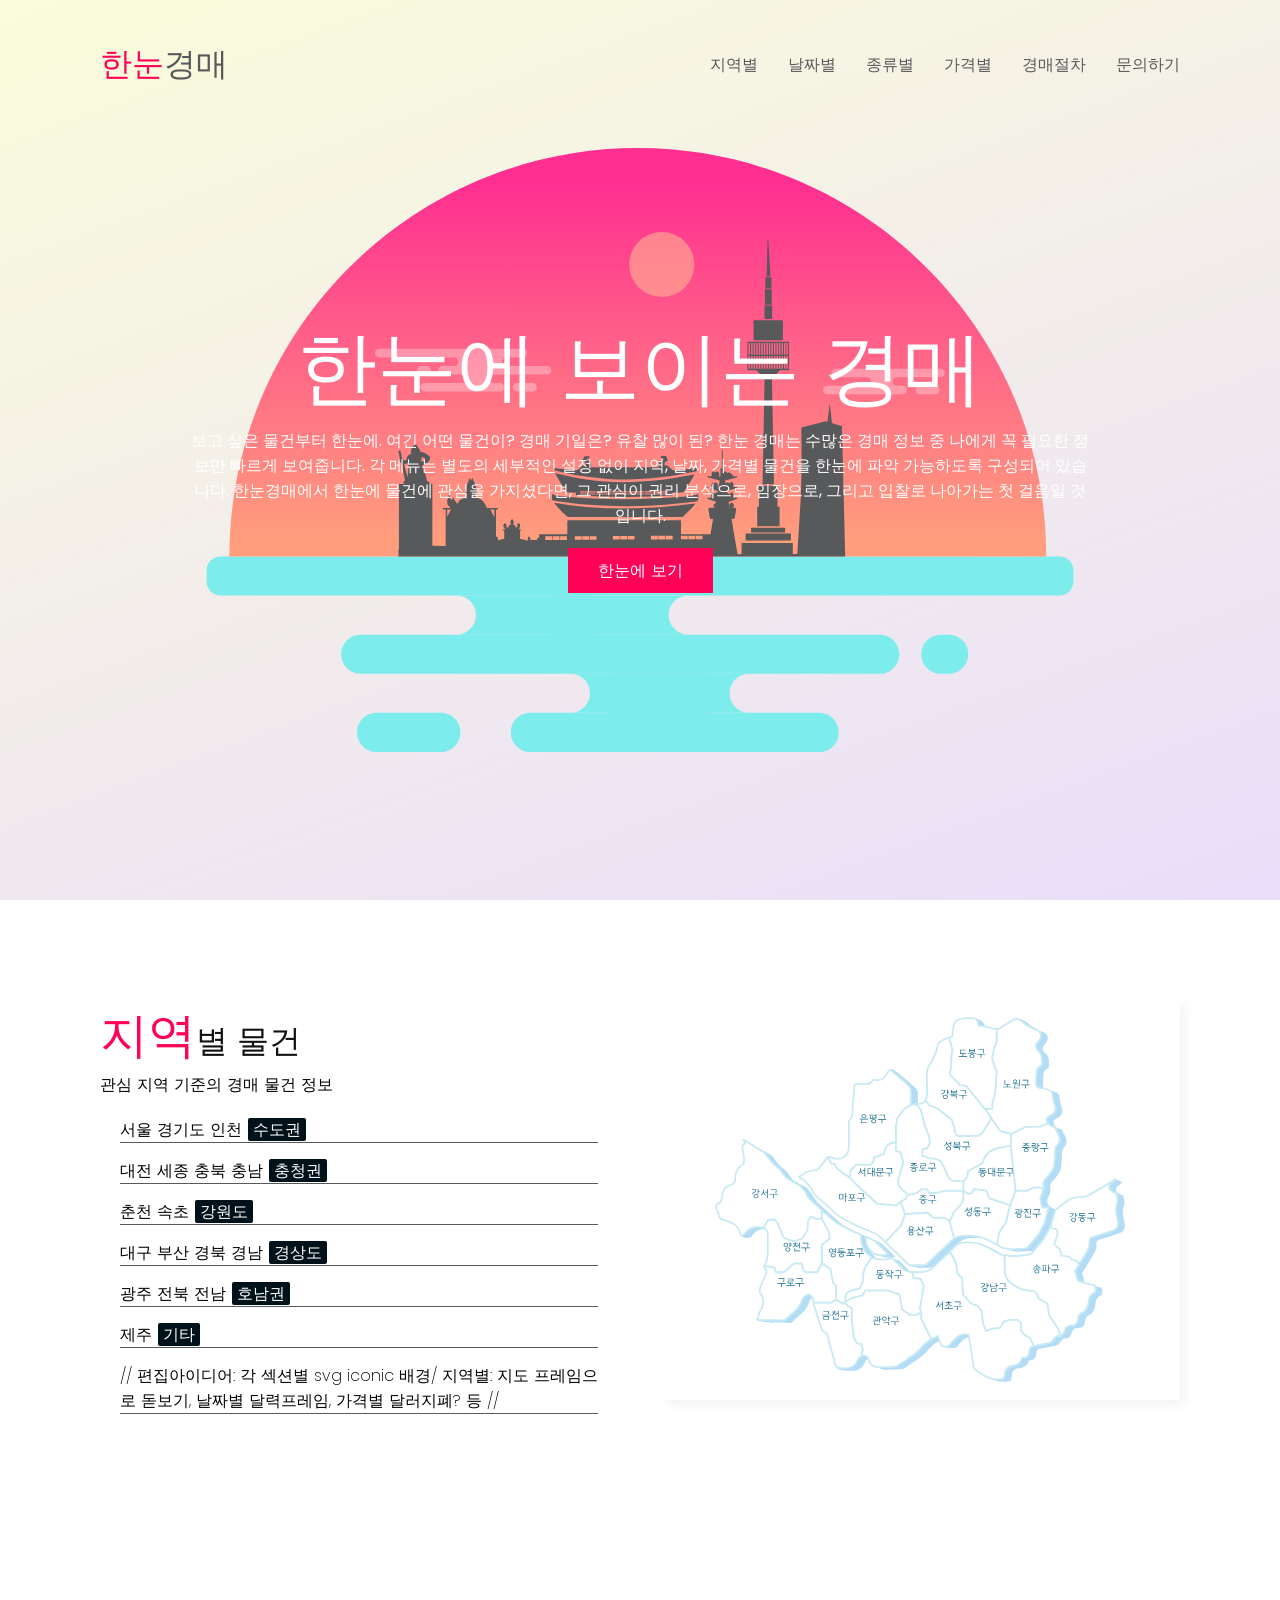
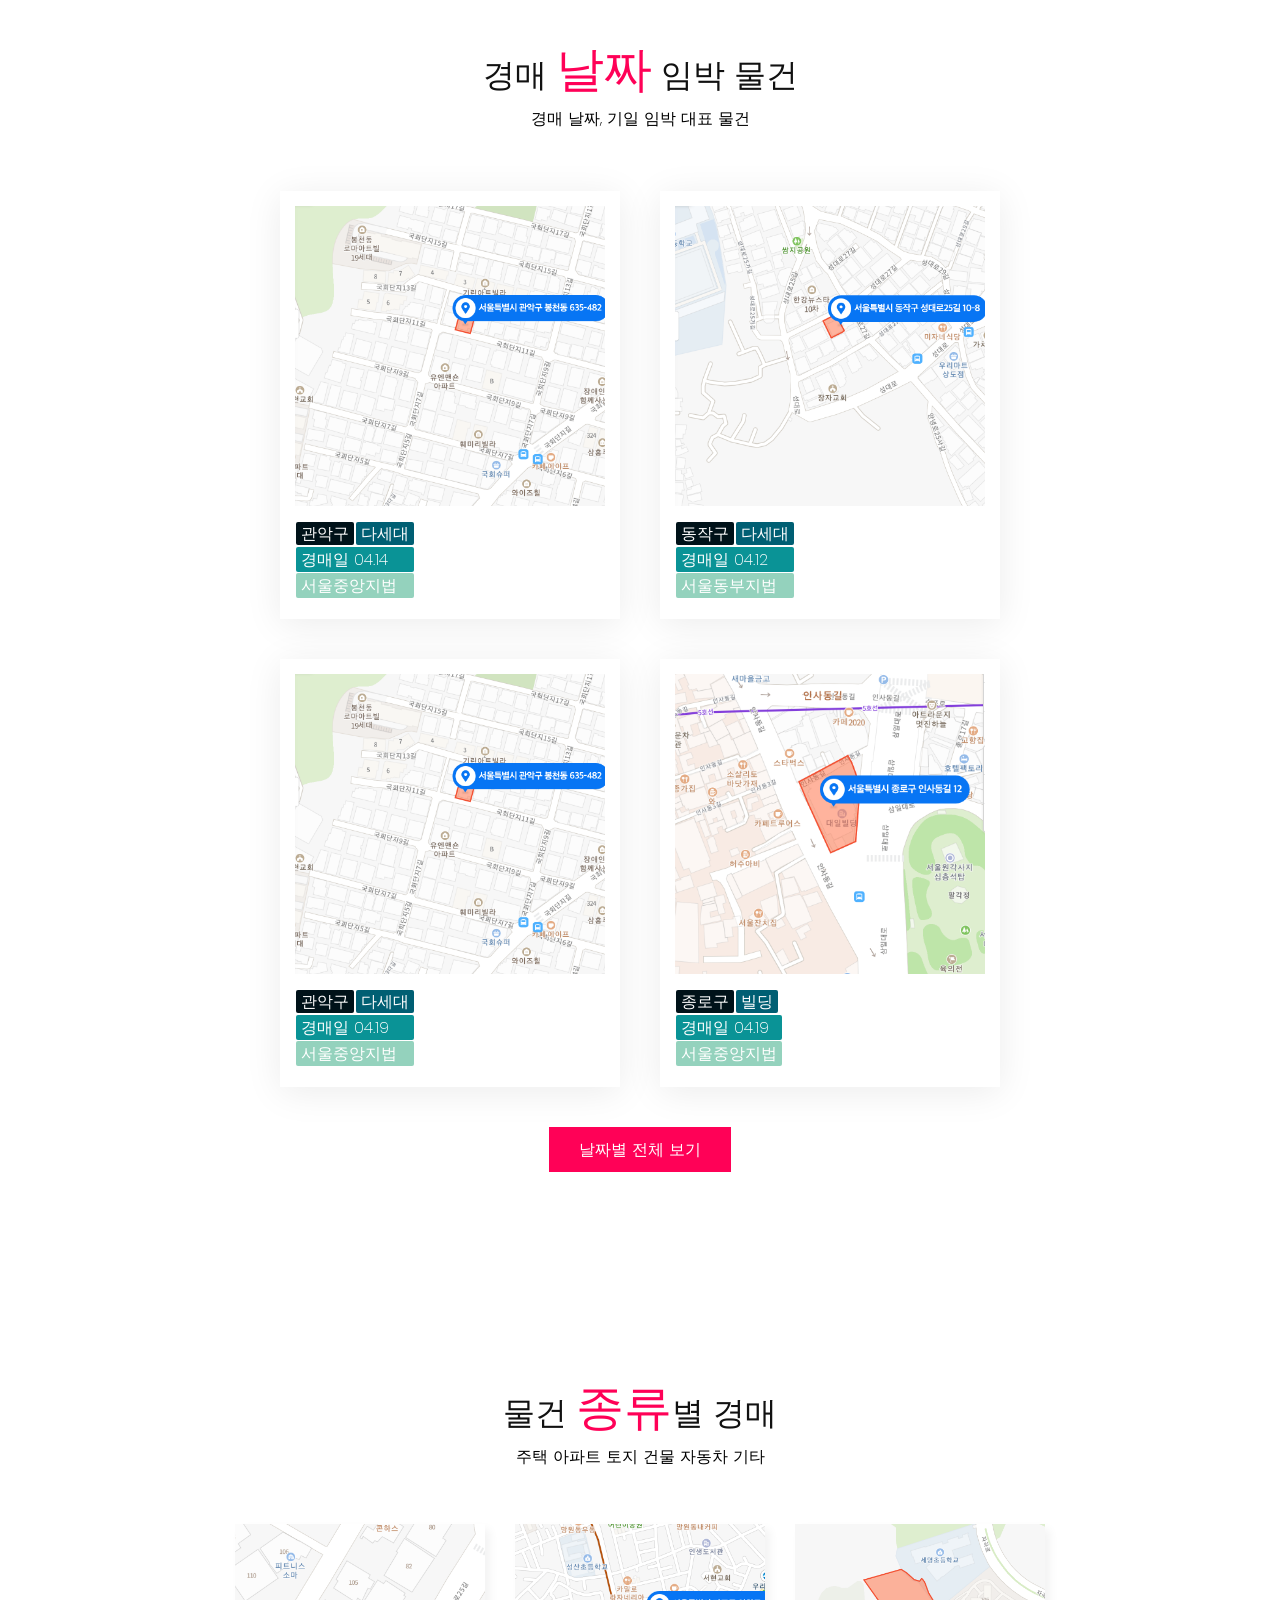
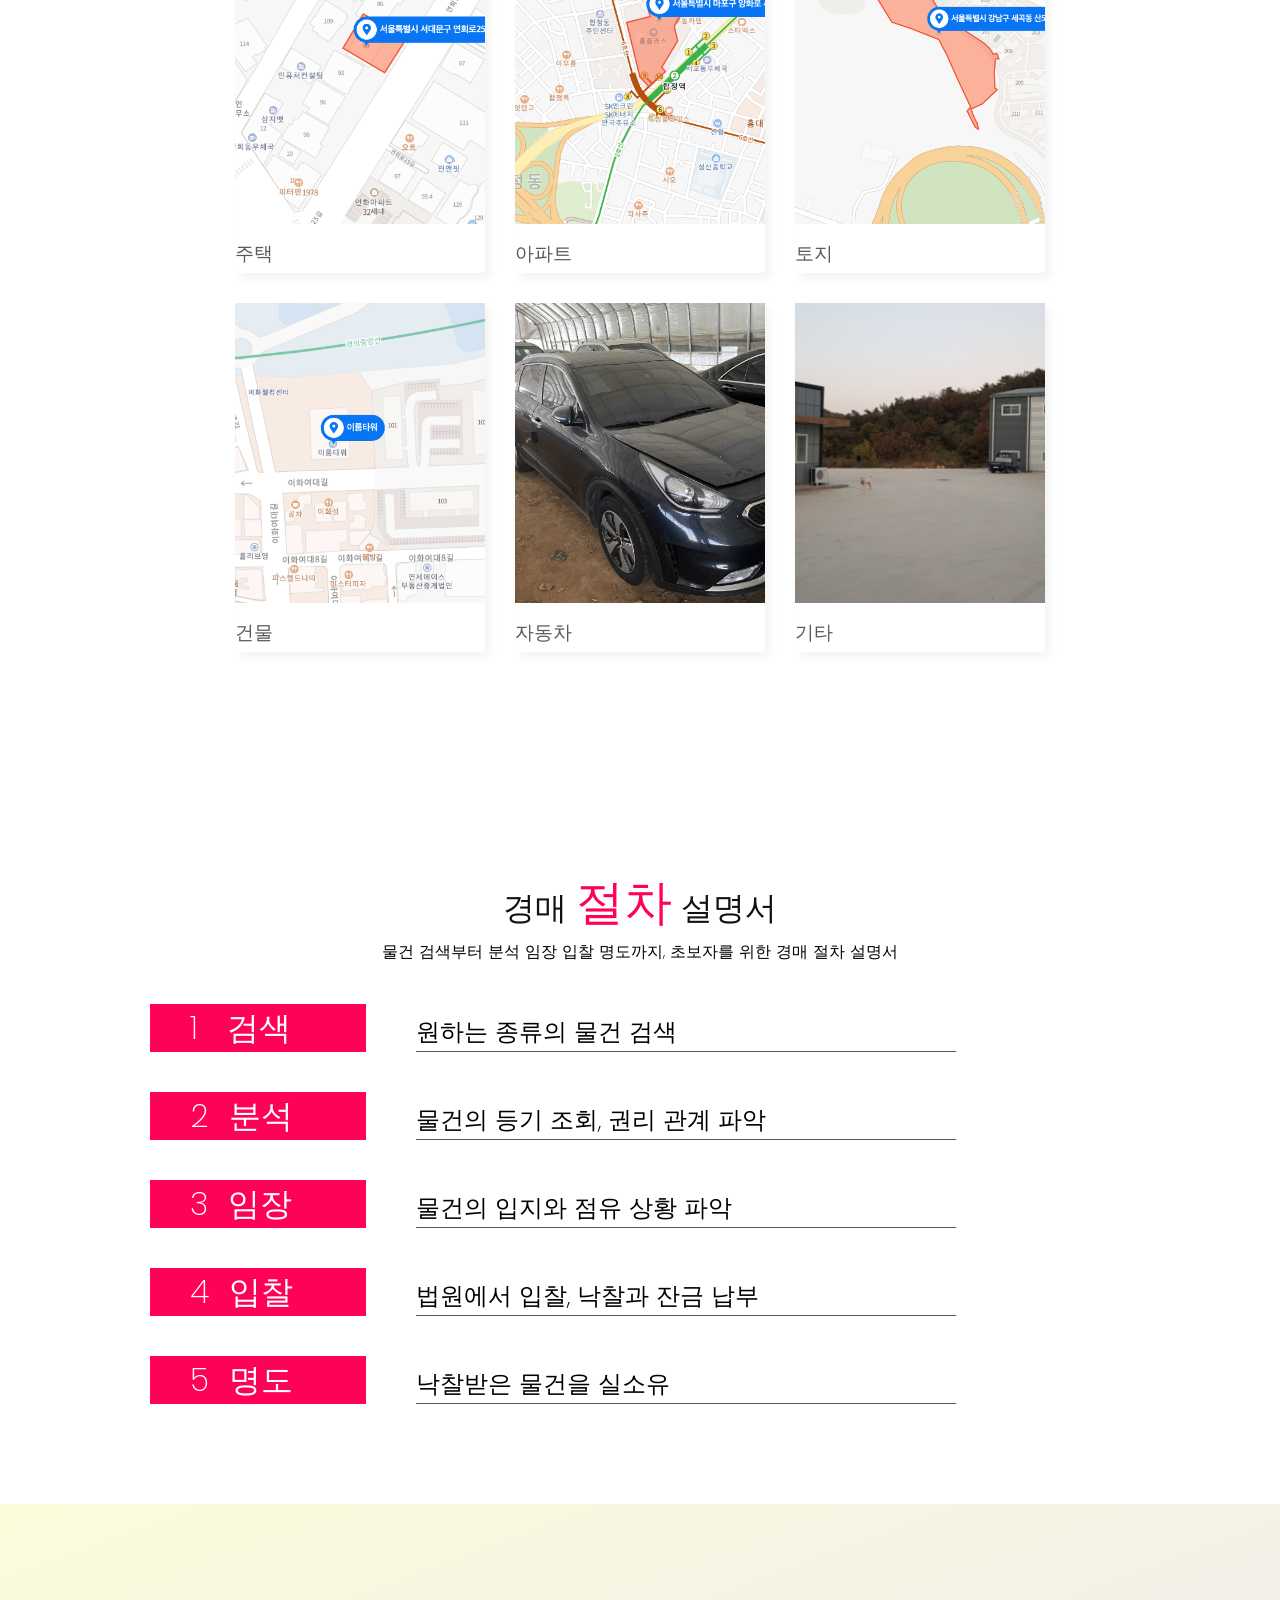
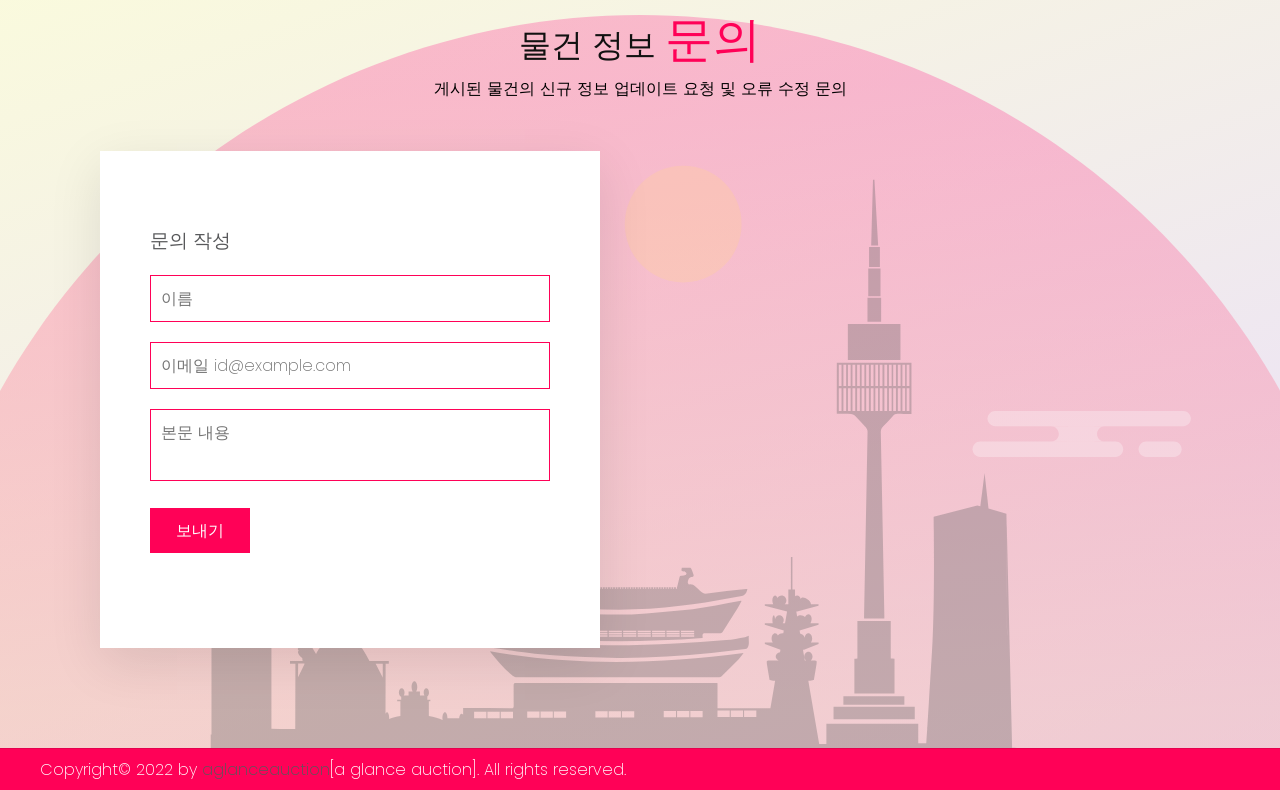
<file: index.html>
<!DOCTYPE html>
<html lang="en ko">

<head>
    <meta charset="UTF-8">
    <meta http-equiv="X-UA-Compatible" content="IE=edge">
    <meta name="viewport" content="width=device-width, initial-scale=1.0">
    <title>한눈경매 | 원하는 경매 정보를 한눈에</title>

    <link rel="stylesheet" href="responsive-web.css">
    <link href="https://hangeul.pstatic.net/hangeul_static/css/nanum-gothic.css" rel="stylesheet">
    <link rel="stylesheet" href="https://cdnjs.cloudflare.com/ajax/libs/font-awesome/6.1.1/css/all.min.css"
        integrity="sha512-KfkfwYDsLkIlwQp6LFnl8zNdLGxu9YAA1QvwINks4PhcElQSvqcyVLLD9aMhXd13uQjoXtEKNosOWaZqXgel0g=="
        crossorigin="anonymous" referrerpolicy="no-referrer" />
    <!-- <script src="https://use.fontawesome.com/75bee52499.js"></script> -->
</head>

<body>
    <header>
        <a href="" class="logo"><span>한눈</span>경매</a>
        <div class="menuToggle" onclick="toggleMenu();"></div>
        <ul class="navigation">
            <li><a href="#location">지역별</a></li>
            <li><a href="#date">날짜별</a></li>
            <li><a href="#category">종류별</a></li>
            <li><a href="#price">가격별</a></li>
            <li><a href="#protocol">경매절차</a></li>
            <li><a href="#contact">문의하기</a></li>
        </ul>
    </header>

    <div class="back-gradient">
        <section class="banner" id="banner">
            <div class="content">
                <h2>한눈에 보이는 경매</h2>
                <p>보고 싶은 물건부터 한눈에. 여긴 어떤 물건이? 경매 기일은? 유찰 많이 된? 한눈 경매는 수많은 경매 정보 중 나에게 꼭 필요한 정보만 빠르게 보여줍니다. 각
                    메뉴는 별도의 세부적인 설정 없이 지역, 날짜, 가격별 물건을 한눈에 파악 가능하도록 구성되어 있습니다. 한눈경매에서 한눈에 물건에 관심을 가지셨다면, 그 관심이 권리
                    분석으로, 임장으로, 그리고 입찰로 나아가는 첫 걸음일 것입니다.
                </p>
                <a href="#" class="btn">한눈에 보기</a>
            </div>
        </section>
    </div>

    <section class="location" id="location">
        <div class="row">
            <div class="col50">
                <h2 class="titleText"><span>지역</span>별 물건</h2>
                <p>관심 지역 기준의 경매 물건 정보</p>
                <ul>
                    <li>서울 경기도 인천 <span class="bid-location">수도권</span></li>
                    <li>대전 세종 충북 충남 <span class="bid-location">충청권</span></li>
                    <li>춘천 속초 <span class="bid-location">강원도</span></li>
                    <li>대구 부산 경북 경남 <span class="bid-location">경상도</span></li>
                    <li>광주 전북 전남 <span class="bid-location">호남권</span></li>
                    <li>제주 <span class="bid-location">기타</span></li>
                    <li> // 편집아이디어: 각 섹션별 svg iconic 배경/ 지역별: 지도 프레임으로 돋보기, 날짜별 달력프레임, 가격별 달러지폐? 등 //</li>
                </ul>
            </div>
            <div class="col50">
                <div class="imgBx">
                    <img src="seoul-text.svg" alt="Seoul">
                </div>
            </div>
        </div>
    </section>
    <section class="date" id="date">
        <div class="title">
            <h2 class="titleText">경매 <span>날짜</span> 임박 물건</h2>
            <p>경매 날짜, 기일 임박 대표 물건</p>
        </div>
        <div class="content">
            <div class="box">
                <div class="imgBx">
                    <img src="date-0412-01.png" alt="">
                </div>
                <div class="text">
                    <p><span class="bid-location">동작구</span><span class="bid-item">다세대</span></p>
                    <p class="bid-date">경매일 04.12</p>
                    <p class="bid-court">서울동부지법</p>
                </div>

            </div>
            <div class="box">
                <div class="imgBx">
                    <img src="date-0414-01.png" alt="">
                </div>
                <div class="text">
                    <p><span class="bid-location">관악구</span><span class="bid-item">다세대</span></p>
                    <p class="bid-date">경매일 04.14</p>
                    <p class="bid-court">서울중앙지법</p>
                </div>
            </div>
            <div class="box">
                <div class="imgBx">
                    <img src="date-0419-01.png" alt="">
                </div>
                <div class="text">
                    <p><span class="bid-location">종로구</span><span class="bid-item">빌딩</span></p>
                    <p class="bid-date">경매일 04.19</p>
                    <p class="bid-court">서울중앙지법</p>
                </div>
            </div>
            <div class="box">
                <div class="imgBx">
                    <img src="date-0419-02.png" alt="">
                </div>
                <div class="text">
                    <p><span class="bid-location">관악구</span><span class="bid-item">다세대</span></p>
                    <p class="bid-date">경매일 04.19</p>
                    <p class="bid-court">서울중앙지법</p>
                </div>

            </div>
            <div class="title">
                <a href="#" class="btn">날짜별 전체 보기</a>
            </div>
    </section>
    <section class="category" id="category">
        <div class="title">
            <h2 class="titleText">물건 <span>종류</span>별 경매</h2>
            <p>주택 아파트 토지 건물 자동차 기타</p>
        </div>
        <div class="content">
            <div class="box">
                <div class="imgBx">
                    <img src="category-house-01.png" alt="">
                </div>
                <div class="text">
                    <h3>주택</h3>
                </div>
            </div>
            <div class="box">
                <div class="imgBx">
                    <img src="category-apt-01.png" alt="">
                </div>
                <div class="text">
                    <h3>아파트</h3>
                </div>
            </div>
            <div class="box">
                <div class="imgBx">
                    <img src="category-terra-01.png" alt="">
                </div>
                <div class="text">
                    <h3>토지</h3>
                </div>
            </div>
            <div class="box">
                <div class="imgBx">
                    <img src="category-building-01.png" alt="">
                </div>
                <div class="text">
                    <h3>건물</h3>
                </div>
            </div>
            <div class="box">
                <div class="imgBx">
                    <img src="category-car-01.jpg" alt="">
                </div>
                <div class="text">
                    <h3>자동차</h3>
                </div>
            </div>
            <div class="box">
                <div class="imgBx">
                    <img src="category-factory-02.jpg" alt="">
                </div>
                <div class="text">
                    <h3>기타</h3>
                </div>
            </div>
        </div>
    </section>
    <section class="protocol" id="protocol">
        <div class="title">
            <h2 class="titleText">경매 <span>절차</span> 설명서</h2>
            <p>물건 검색부터 분석 임장 입찰 명도까지, 초보자를 위한 경매 절차 설명서</p>
        </div>
        <div class="content">
            <div class="box">
                <!-- <div class="imgBx">
                        <img src="" alt="">
                    </div> -->
                <div class="text">
                    <h3><span>1</span> 검색</h3>
                    <p>원하는 종류의 물건 검색</p>
                </div>
            </div>
            <div class="box">
                <!-- <div class="imgBx">
                        <img src="" alt="">
                    </div> -->
                <div class="text">
                    <h3><span>2</span>분석</h3>
                    <p>물건의 등기 조회, 권리 관계 파악</p>
                </div>
            </div>
            <div class="box">
                <!-- <div class="imgBx">
                        <img src="" alt="">
                    </div> -->
                <div class="text">
                    <h3><span>3</span>임장</h3>
                    <p>물건의 입지와 점유 상황 파악</p>
                </div>
            </div>
            <div class="box">
                <!-- <div class="imgBx">
                        <img src="" alt="">
                    </div> -->
                <div class="text">
                    <h3><span>4</span>입찰</h3>
                    <p>법원에서 입찰, 낙찰과 잔금 납부</p>
                </div>
            </div>
            <div class="box">
                <!-- <div class="imgBx">
                        <img src="" alt="">
                    </div> -->
                <div class="text">
                    <h3><span>5</span>명도</h3>
                    <p>낙찰받은 물건을 실소유</p>
                </div>
            </div>
    </section>
    <div class="back-gradient">
        <section class="contact" id="contact">
            <div class="title">
                <h2 class="titleText">물건 정보 <span>문의</span></h2>
                <p>게시된 물건의 신규 정보 업데이트 요청 및 오류 수정 문의</p>
            </div>
            <div class="contactForm">
                <h3>문의 작성</h3>
                <div class="inputBox">
                    <input type="text" placeholder="이름">
                </div>
                <div class="inputBox">
                    <input type="text" placeholder="이메일 id@example.com">
                </div>
                <div class="inputBox">
                    <textarea type="submit" placeholder="본문 내용"></textarea>
                </div>
                <div class="inputBox">
                    <input type="submit" value="보내기">
                </div>
            </div>
        </section>
    </div>
    <div class="copyright">
        <p>Copyright© 2022 by <a href="#">aglanceauction</a>[a glance auction]. All rights reserved.</p>
    </div>
    <div class="screenToggle" onclick="toggleMenu();"></div>

    <script>
        window.addEventListener('scroll', function () {
            const header = document.querySelector('header');
            header.classList.toggle('sticky', window.scrollY > 0);
        })

        function toggleMenu() {
            const menuToggle = document.querySelector('.menuToggle');
            const screenToggle = document.querySelector('.screenToggle');
            const navigation = document.querySelector('.navigation');
            menuToggle.classList.toggle('active');
            navigation.classList.toggle('active');
            screenToggle.classList.toggle('active');

        }
    </script>

</body>

</html>
</file>
<file: responsive-web.css>
@import url("https://fonts.googleapis.com/css2?family=PT+Sans&family=Poppins:wght@100;200;300;400;500;600;700;800;900&display=swap");

* {
    margin: 0;
    padding: 0;
    box-sizing: border-box;
    font-family: 'NanumGothic';
    font-family: "Poppins", sans-serif;
    font-weight: 200;
    scroll-behavior: smooth;
}

p {
    font-weight: 200;
}

.back-gradient {
    background-image: linear-gradient(-20deg, #e9defa 0%, #fbfcdb 100%);
}

.banner {
    /* border: 1px dashed red; */
    position: relative;
    width: 100%;
    min-height: 100vh;
    display: flex;
    justify-content: center;
    align-items: center;
    background: url(seoul-vector.svg);
    background-size: 100%;
    background-position: center;
    background-repeat: no-repeat;
}

.banner .content {
    max-width: 900px;
    text-align: center;
}

.banner .content h2 {
    font-size: 5em;
    color: #fff;
}

.banner .content p {
    font-size: 1em;
    font-weight: 400;
    color: #fff;
}

.btn {
    font-size: 1em;
    color: #fff;
    background: #ff0157;
    display: inline-block;
    padding: 10px 30px;
    margin-top: 20px;
    text-transform: uppercase;
    text-decoration: none;
    letter-spacing: inherit;
    transition: 0.5s;
}

.btn:hover {
    letter-spacing: 4px;
}

header {
    position: fixed;
    top: 0;
    left: 0;
    width: 100%;
    padding: 40px 100px;
    z-index: 999;
    display: flex;
    justify-content: space-between;
    align-items: center;
    font-weight: 400;
    transition: 0.5s;
}

header.sticky {
    /* background: #ff0157; */
    background: #fff;
    padding: 10px 100px;
    box-shadow: 0 5px 20px rgba(0, 0, 0, 0.05);
    z-index: 998;
}

header .logo {
    color: #58595b;
    font-weight: 400;
    font-size: 2em;
    text-decoration: none;
}

header.sticky .logo {
    /* color:#fff; */
    color: #58595b;
}

header .logo span {
    color: #ff0157;
    font-weight: 400;
}

header .navigation {
    position: relative;
    display: flex;
}

header .navigation li {
    list-style: none;
    margin-left: 30px;
}

header .navigation li a {
    text-decoration: none;
    color: #58595b;
    font-weight: 400;
}

header.sticky .navigation li a {
    /* color: #fff; */
    color: #58595b;
}

header .navigation li a:hover {
    color: #ff0157
}

section {
    padding: 100px;
}

.row {
    position: relative;
    width: 100%;
    display: flex;
    justify-content: space-between;
    /* justify-content: space-around; */

}

.row .col50 {
    position: relative;
    width: 48%;
    /* border: 1px dashed red; */
}

.row .col50 ul {
    margin: 20px;
}

.row .col50 ul li {
    margin-top: 15px;
    list-style: none;
    border-bottom: 0.5px solid #58595b;
}

.titleText {
    color: #111;
    font-size: 2em;
    font-weight: 300;
}

.titleText span {
    color: #ff0157;
    font-weight: 400;
    font-size: 1.5em;
}


.row .col50 .imgBx {
    position: relative;
    width: 100%;
    min-height: 400px;
    box-shadow: 5px 5px 10px rgba(0, 0, 0, 0.05);
    /* border: 1px dashed coral; */
}

.row .col50 .imgBx img {
    position: absolute;
    top: 0;
    left: 0;
    width: 100%;
    height: 100%;
    object-fit: contain;
}

.title {
    width: 100%;
    display: flex;
    justify-content: center;
    align-items: center;
    flex-direction: column;
}

.date .content {
    display: flex;
    justify-content: center;
    flex-wrap: wrap;
    flex-direction: row-reverse;
    margin-top: 40px;
}

.date .content .box {
    width: 340px;
    margin: 20px;
    border: 15px solid #fff;
    box-shadow: 0 5px 35px rgba(0, 0, 0, 0.08);
}

.date .content .box .imgBx {
    position: relative;
    width: 100%;
    height: 300px;
    /* border: 1px dashed blue; */
}

.date .content .box .imgBx img {
    position: absolute;
    top: 0;
    left: 0;
    width: 100%;
    height: 100%;
    object-fit: cover;
}

.date .content .box .text {
    display: inline-block;
}

.bid-location {
    background-color: #001219;
    color: #fff;
    margin: 1px;
    padding: 0 5px;
    border-radius: 2px;
}

.date .content .box .text .bid-item {
    background-color: #005f73;
    color: #fff;
    margin: 1px;
    padding: 0 5px;
    border-radius: 2px;
}

.date .content .box .text .bid-date {
    background-color: #0a9396;
    color: #fff;
    margin: 1px;
    padding: 0 5px;
    border-radius: 2px;
}

.date .content .box .text .bid-court {
    background-color: #94d2bd;
    color: #fff;
    margin: 1px;
    padding: 0 5px;
    border-radius: 2px;
}

.date .content .box .text {
    padding: 15px 0 5px;
}

.date .content .box .text h3 {
    font-weight: 400;
    color: #58595b;
}

.category .content {
    display: flex;
    justify-content: center;
    flex-wrap: wrap;
    flex-direction: row;
    margin-top: 40px;
}

.category .content .box {
    /* border: 1px dashed blue; */
    width: 250px;
    margin: 15px;
    border-radius: 4px;
    box-shadow: 5px 5px 10px rgba(0, 0, 0, 0.05);
}

.category .content .box .imgBx {
    /* border: 1px dashed green; */
    position: relative;
    width: 100%;
    height: 300px;
}

.category .content .box .imgBx img {
    position: absolute;
    top: 0;
    left: 0;
    width: 100%;
    height: 100%;
    object-fit: cover;
}

.category .content .box .text {
    padding: 15px 0 5px;
}

.category .content .box .text h3 {
    font-weight: 400;
    color: #58595b;
}

.protocol .content {
    display: flex;
    justify-content: center;
    flex-wrap: wrap;
    flex-direction: column;
    margin-top: 40px;
    gap: 40px;
    /* align-items: center; */
}

.protocol .content .box {
    width: 100%;
    /* border: 1px dashed red; */
}

.protocol .content .text {
    display: flex;
}

.protocol .content .text h3 {
    font-weight: 400;
    font-size: 2em;
    text-align: left;
    margin: 0 50px;
    padding-left: 40px;
    color: #fff;
    width: 20%;
    background: #ff0157;
}

.protocol .content .text h3 span {
    margin-right: 20px;
    /* border: 1px dashed blue; */
}

.protocol .content .text p {
    font-weight: 200;
    font-size: 1.5em;
    /* margin-left: 40px; */
    margin-top: 10px;
    border-bottom: 1px solid #58595b;
    width: 50%;
}

.contact {
    background: url(seoul-vector-dimmed.svg);
    background-size: cover;
    background-position: center;
    background-repeat: no-repeat;
    /* border: 1px red dashed; */
}

.contactForm {
    padding: 75px 50px;
    background: #fff;
    box-shadow: 0 15px 50px rgba(0, 0, 0, 0.1);
    max-width: 500px;
    margin-top: 50px;
}

.contactForm h3 {
    color: #58595b;
    font-size: 1.2em;
    margin-bottom: 20px;
    font-weight: 400;
}

.contactForm .inputBox {
    position: relative;
    width: 100%;
    margin-bottom: 20px;
}

.contactForm .inputBox textarea,
.contactForm .inputBox input {
    width: 100%;
    border: 1px solid #ff0157;
    padding: 10px;
    color: #111;
    /* outline: none; */
    font-size: 16px;
    resize: none;
}

.contactForm .inputBox input[type="submit"] {
    font-size: 1em;
    color: #fff;
    background: #ff0157;
    /* display: inline-block; */
    letter-spacing: normal;
    transition: 0.5s;
    max-width: 100px;
    font-weight: 400;
    border: none;
    cursor: pointer;
}

.copyright {
    padding: 8px 40px;
    border-top: 1px solid rgba(0, 0, 0, 0.1);
    background: #ff0157;
    /* text-align: center; */
}

.copyright p {
    color: #fff;
}

.copyright a {
    color: #58595b;
    text-decoration: none;
}

@media (max-width: 991px) {

    header.sticky,
    header {
        padding: 10px 5%;
    }

    header .navigation {
        width: 50vw;
        height: 100vh;
        position: fixed;
        top: 0px;
        right: -50vw;
        display: flex;
        flex-direction: column;
        justify-content: center;
        align-content: center;
        background-color: #fff;
        z-index: 999;
        /* box-shadow: -50vw 0px rgba(0, 0, 0, 0.2); */
    }
    /* header .navigation.active:before {
        content: '';
        width: 50vw;
        height: 100vh;
        position: fixed;
        top: 0px;
        right: 50vw;
        display: flex;
        flex-direction: column;
        justify-content: center;
        align-content: center;
        background-color: #58595b;
        opacity: 0.2;
    } */

    header .navigation.active {
        transform: translateX(-50vw);
        transition: 0.5s;
    }

    header .navigation.active li {
        margin: 2.5vh 10vw;
        text-decoration: none;
        color: #58595b;
        font-weight: 400;
    }

    header .navigation.active li a {
        text-decoration: none;
        color: #58595b;
        font-weight: 400;
        font-size: 1.2em;
    }

    .menuToggle {
        position: relative;
        width: 25px;
        height: 25px;
        background: url(icon-bars.svg);
        background-repeat: no-repeat;
        background-position: center;
        cursor: pointer;
        z-index: 1001;
    }
    .menuToggle.active {
        background: url(icon-x.svg);
        background-repeat: no-repeat;
        background-position: center;
        z-index: 1001;
    }
    .screenToggle {
        display: none;
        position: fixed;
        top: 0;
        left: 0;
        width: 100%;
        height: 100vh;
        background: #58595b;
        opacity: 0.5;
        /* z-index: 999; */
    }
    .screenToggle.active {
        display: inherit;
        /* z-index: 1000; */
    }
    .banner .content h2 {
        font-size: 10vmin;
        font-weight: 400;
    }

    .banner .content p {
        font-size: 1em;
    }

    section {
        padding: 20px;
    }

    .row {
        flex-direction: column;
    }

    .row .col50 {
        position: relative;
        width: 100%;
    }

    .titleText {
        color: #111;
        font-size: 2em;
        font-weight: 300;
    }

    .titleText span {
        color: #ff0157;
        font-weight: 400;
        font-size: 1.5em;
    }

    .row .col50 ul li {
        font-size: 1em;
    }

    .row .col50 .imgBx {
        margin: 20px 0;
        height: 300px;
    }

    .row .col50 .imgBx img {
        position: absolute;
        top: 0;
        left: 0;
        width: 100%;
        height: 100%;
        object-fit: contain;
    }

    .date {
        margin: 1%;
        padding: 0;
    }

    .date .content {
        margin-top: 20px;
    }

    .date .content .box {
        min-width: 150px;
        width: 25%;
        margin: 1%;
        border: 5px solid #fff;
    }

    .date .content .box .imgBx {
        position: relative;
        width: 100%;
        height: 20vh;
        /* border: 1px dashed blue; */
    }

    .category .content {
        margin-top: 20px;
    }

    .category .content .box {
        /* border: 1px dashed blue; */
        width: 100%;
        margin: 5px;
        border-radius: 2px;
        box-shadow: 5px 5px 10px rgba(0, 0, 0, 0.05);
    }

    .category .content .box .imgBx {
        /* border: 1px dashed green; */
        position: relative;
        width: 100%;
        height: 20vh;
    }

    .category .content .box .text {
        padding: 5px 0;
    }

    .category .content .box .text h3 {
        font-weight: 400;
        font-size: 1em;
        color: #58595b;
    }

    .protocol .content {
        gap: 20px;
        margin: 30px 0;
        /* align-items: center; */
    }

    .protocol .content .text h3 {
        font-size: 1em;
        /* text-align: left; */
        margin: 0;
        padding: 0 5px 0 5px;
        width: 20%;
        background: #ff0157;
    }

    .protocol .content .text h3 span {
        margin-right: 10px;
        /* border: 1px dashed blue; */
    }

    .protocol .content .text p {
        font-size: 1em;
        margin-left: 10px;
        margin-top: 0px;
        width: 70%;
    }
    .contact {
        display: flex;
        flex-direction: column;
        /* justify-content: center; */
        align-items: center;
    }
    .contact .contactForm {
        width: 75%;
        padding: 25px;
        background: #fff;
        box-shadow: 0 15px 50px rgba(0, 0, 0, 0.1);
        max-width: 500px;
        margin-top: 50px;
    }
    .copyright {
        padding: 4px 20px;
        font-size: 0.5em;
    }
}
</file>
